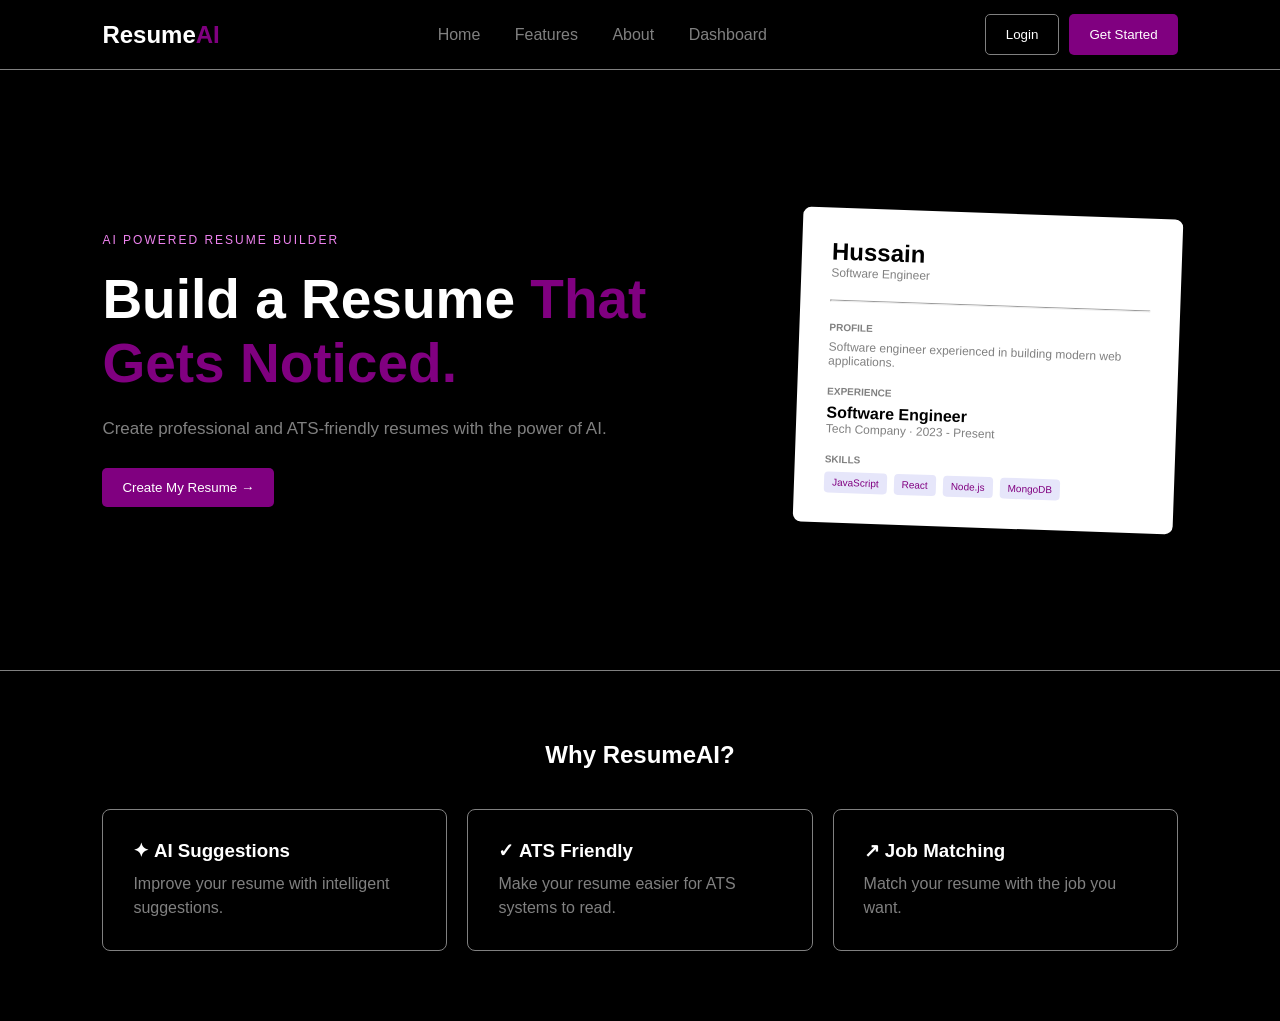
<file: Frontend/index.html>
<!DOCTYPE html>
<html lang="en">

<head>
    <meta charset="UTF-8">
    <meta name="viewport" content="width=device-width, initial-scale=1.0">
    <title>ResumeAI</title>
    <link rel="stylesheet" href="css/style.css">
</head>

<body>

    <nav>
        <h2>Resume<span>AI</span></h2>

        <div>
            <a href="index.html">Home</a>
            <a href="features.html">Features</a>
            <a href="about.html">About</a>
            <a href="dashboard.html">Dashboard</a>
        </div>

        <div class="nav-buttons">
            <button class="login" onclick="window.location.href='login.html'">Login</button>
            <button onclick="window.location.href='create.html'">Get Started</button>
        </div>
    </nav>

    <section class="hero">

        <div>
            <p>AI POWERED RESUME BUILDER</p>

            <h1>
                Build a Resume
                <span>That Gets Noticed.</span>
            </h1>

            <p class="text">
                Create professional and ATS-friendly resumes
                with the power of AI.
            </p>

            <button onclick="window.location.href='create.html'">Create My Resume →</button>
        </div>

        <div class="resume">

            <h2>Hussain</h2>
            <p>Software Engineer</p>

            <hr>

            <h4>PROFILE</h4>
            <p>Software engineer experienced in building modern web applications.</p>

            <h4>EXPERIENCE</h4>
            <b>Software Engineer</b>
            <p>Tech Company · 2023 - Present</p>

            <h4>SKILLS</h4>

            <div class="skills">
                <span>JavaScript</span>
                <span>React</span>
                <span>Node.js</span>
                <span>MongoDB</span>
            </div>

        </div>

    </section>

    <section class="features">

        <h2>Why ResumeAI?</h2>

        <div class="cards">

            <div>
                <h3>✦ AI Suggestions</h3>
                <p>Improve your resume with intelligent suggestions.</p>
            </div>

            <div>
                <h3>✓ ATS Friendly</h3>
                <p>Make your resume easier for ATS systems to read.</p>
            </div>

            <div>
                <h3>↗ Job Matching</h3>
                <p>Match your resume with the job you want.</p>
            </div>

        </div>

    </section>

</body>

</html>
</file>
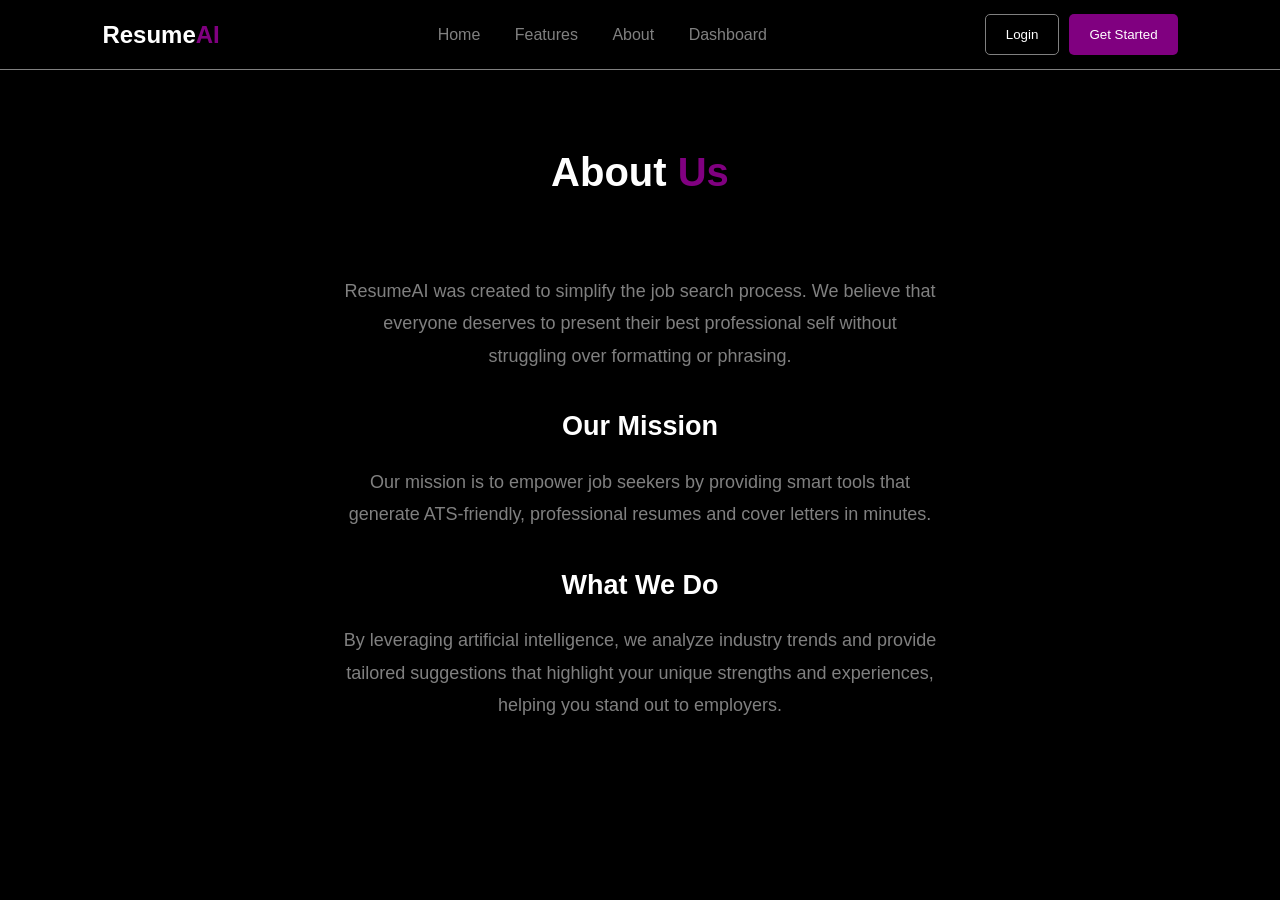
<file: Frontend/about.html>
<!DOCTYPE html>
<html lang="en">
<head>
    <meta charset="UTF-8">
    <meta name="viewport" content="width=device-width, initial-scale=1.0">
    <title>About Us - ResumeAI</title>
    <link rel="stylesheet" href="css/style.css">
    <style>
        .page-header {
            text-align: center;
            padding: 60px 8% 20px;
        }
        .page-header h1 {
            font-size: 40px;
        }
        .about-content {
            padding: 40px 8% 80px;
            max-width: 800px;
            margin: 0 auto;
            color: gray;
            line-height: 1.8;
            font-size: 18px;
            text-align: center;
        }
        .about-content h2 {
            color: white;
            margin-top: 30px;
            margin-bottom: 15px;
        }
    </style>
</head>
<body>
    <nav>
        <h2>Resume<span>AI</span></h2>
        <div>
            <a href="index.html">Home</a>
            <a href="features.html">Features</a>
            <a href="about.html">About</a>
            <a href="dashboard.html">Dashboard</a>
        </div>
        <div class="nav-buttons">
            <button class="login" onclick="window.location.href='login.html'">Login</button>
            <button onclick="window.location.href='create.html'">Get Started</button>
        </div>
    </nav>

    <div class="page-header">
        <h1>About <span>Us</span></h1>
    </div>

    <div class="about-content">
        <p>ResumeAI was created to simplify the job search process. We believe that everyone deserves to present their best professional self without struggling over formatting or phrasing.</p>
        <h2>Our Mission</h2>
        <p>Our mission is to empower job seekers by providing smart tools that generate ATS-friendly, professional resumes and cover letters in minutes.</p>
        <h2>What We Do</h2>
        <p>By leveraging artificial intelligence, we analyze industry trends and provide tailored suggestions that highlight your unique strengths and experiences, helping you stand out to employers.</p>
    </div>
</body>
</html>
</file>
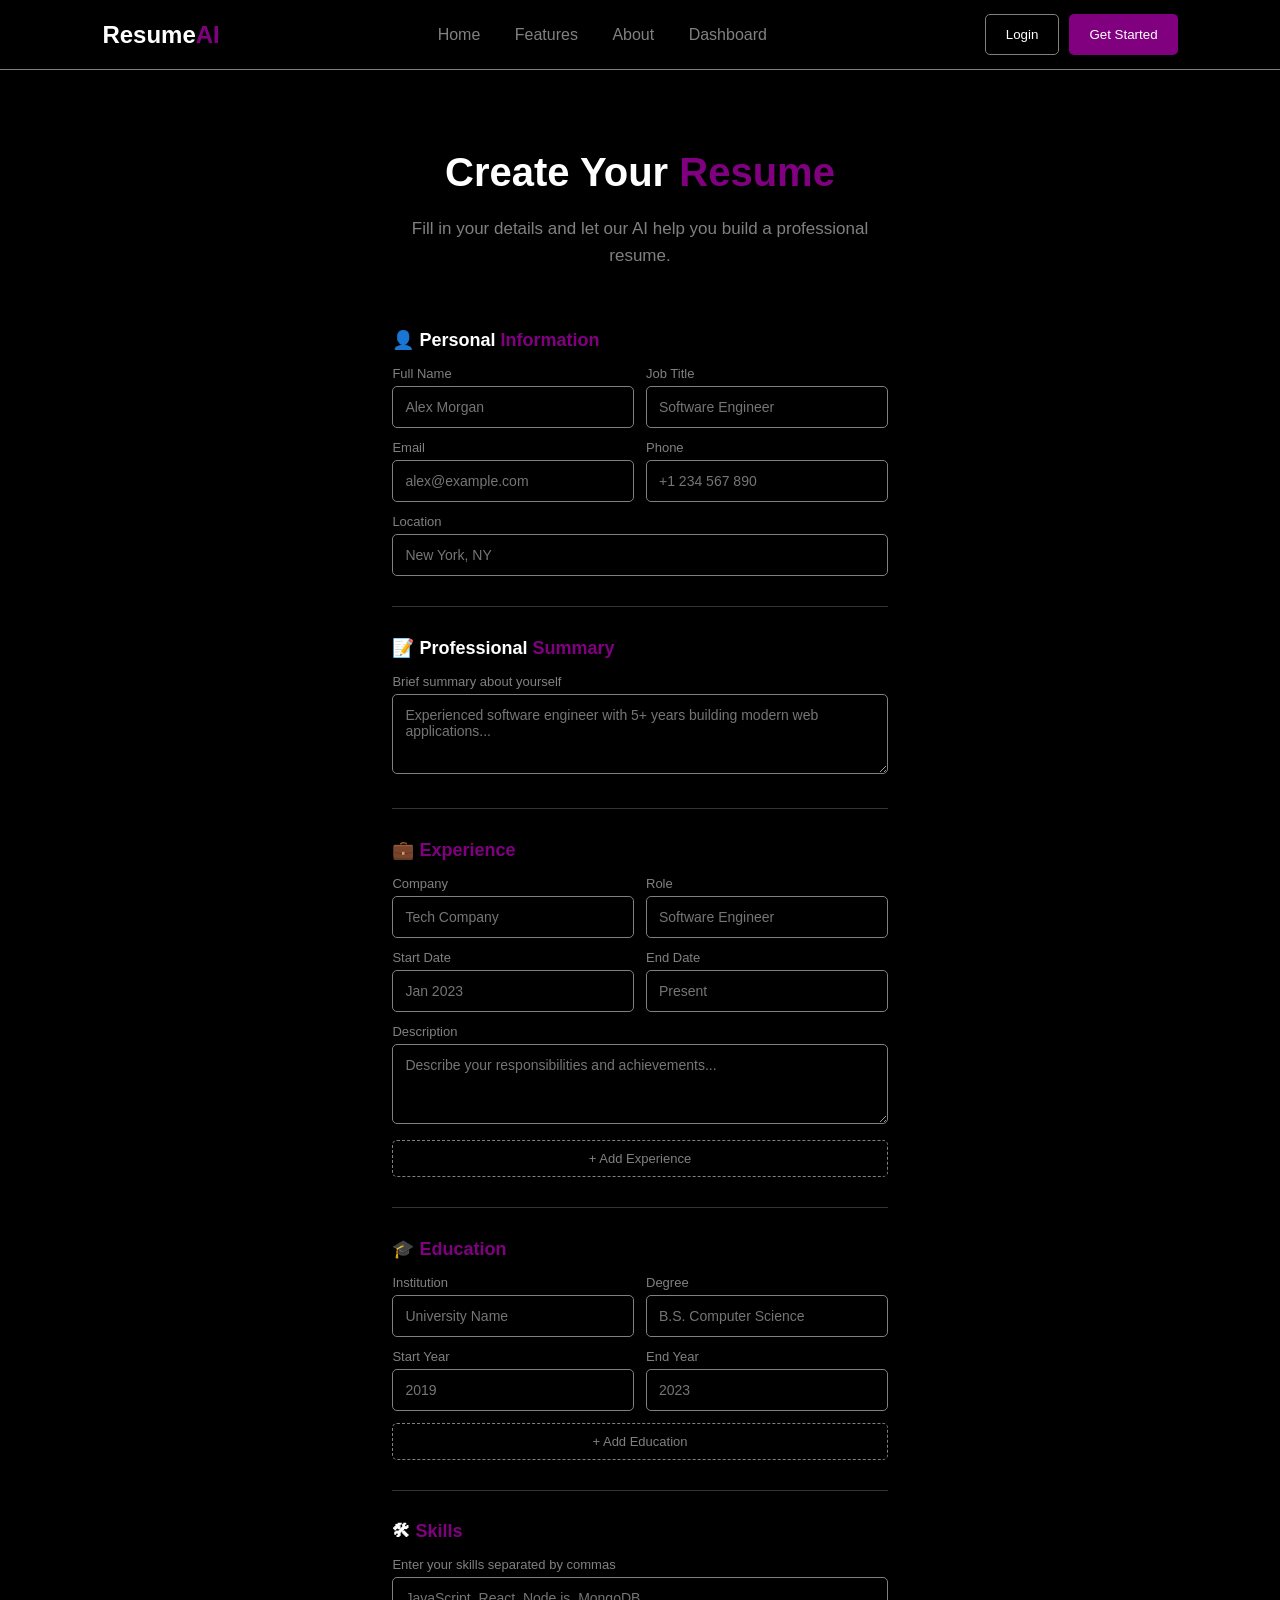
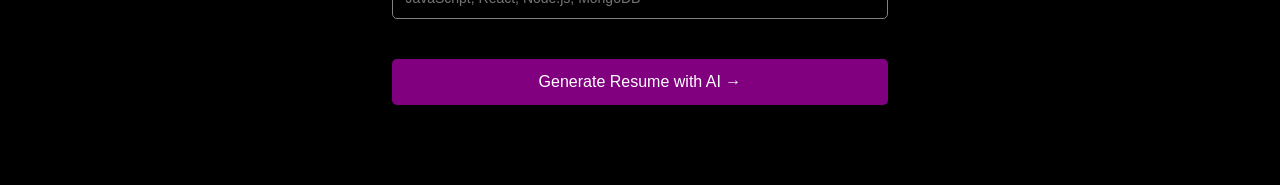
<file: Frontend/create.html>
<!DOCTYPE html>
<html lang="en">
<head>
    <meta charset="UTF-8">
    <meta name="viewport" content="width=device-width, initial-scale=1.0">
    <title>Create Resume - ResumeAI</title>
    <link rel="stylesheet" href="css/style.css">
    <style>
        .page-header {
            text-align: center;
            padding: 60px 8% 20px;
        }
        .page-header h1 {
            font-size: 40px;
        }
        .form-container {
            max-width: 700px;
            margin: 0 auto;
            padding: 40px 8% 80px;
        }
        .form-section {
            margin-bottom: 30px;
        }
        .form-section h3 {
            margin-bottom: 15px;
            font-size: 18px;
        }
        .form-section h3 span {
            color: purple;
        }
        .form-group {
            margin-bottom: 12px;
        }
        .form-group label {
            display: block;
            color: gray;
            font-size: 13px;
            margin-bottom: 5px;
        }
        .form-group input,
        .form-group textarea {
            width: 100%;
            padding: 12px;
            background: transparent;
            border: 1px solid gray;
            color: white;
            border-radius: 5px;
            font-family: Arial;
            font-size: 14px;
        }
        .form-group input:focus,
        .form-group textarea:focus {
            outline: none;
            border-color: purple;
        }
        .form-group textarea {
            min-height: 80px;
            resize: vertical;
        }
        .form-row {
            display: flex;
            gap: 12px;
        }
        .form-row .form-group {
            flex: 1;
        }
        .section-divider {
            border: none;
            border-top: 1px solid #333;
            margin: 30px 0;
        }
        .form-container > button {
            width: 100%;
            margin-top: 10px;
            font-size: 16px;
            padding: 14px;
        }
        .add-btn {
            background: transparent;
            border: 1px dashed gray;
            color: gray;
            width: 100%;
            padding: 10px;
            font-size: 13px;
        }
        .add-btn:hover {
            border-color: purple;
            color: purple;
            background: transparent;
        }
        @media (max-width: 600px) {
            .form-row {
                flex-direction: column;
                gap: 0;
            }
        }
    </style>
</head>
<body>
    <nav>
        <h2>Resume<span>AI</span></h2>
        <div>
            <a href="index.html">Home</a>
            <a href="features.html">Features</a>
            <a href="about.html">About</a>
            <a href="dashboard.html">Dashboard</a>
        </div>
        <div class="nav-buttons">
            <button class="login" onclick="window.location.href='login.html'">Login</button>
            <button onclick="window.location.href='create.html'">Get Started</button>
        </div>
    </nav>

    <div class="page-header">
        <h1>Create Your <span>Resume</span></h1>
        <p class="text" style="max-width: 500px; margin: 0 auto;">Fill in your details and let our AI help you build a professional resume.</p>
    </div>

    <div class="form-container">

        <div class="form-section">
            <h3>👤 Personal <span>Information</span></h3>
            <div class="form-row">
                <div class="form-group">
                    <label>Full Name</label>
                    <input type="text" id="fullName" placeholder="Alex Morgan">
                </div>
                <div class="form-group">
                    <label>Job Title</label>
                    <input type="text" id="jobTitle" placeholder="Software Engineer">
                </div>
            </div>
            <div class="form-row">
                <div class="form-group">
                    <label>Email</label>
                    <input type="email" id="email" placeholder="alex@example.com">
                </div>
                <div class="form-group">
                    <label>Phone</label>
                    <input type="tel" id="phone" placeholder="+1 234 567 890">
                </div>
            </div>
            <div class="form-group">
                <label>Location</label>
                <input type="text" id="location" placeholder="New York, NY">
            </div>
        </div>

        <hr class="section-divider">

        <div class="form-section">
            <h3>📝 Professional <span>Summary</span></h3>
            <div class="form-group">
                <label>Brief summary about yourself</label>
                <textarea id="summary" placeholder="Experienced software engineer with 5+ years building modern web applications..."></textarea>
            </div>
        </div>

        <hr class="section-divider">

        <div class="form-section">
            <h3>💼 <span>Experience</span></h3>
            <div id="experience-list">
                <div class="experience-entry">
                    <div class="form-row">
                        <div class="form-group">
                            <label>Company</label>
                            <input type="text" placeholder="Tech Company">
                        </div>
                        <div class="form-group">
                            <label>Role</label>
                            <input type="text" placeholder="Software Engineer">
                        </div>
                    </div>
                    <div class="form-row">
                        <div class="form-group">
                            <label>Start Date</label>
                            <input type="text" placeholder="Jan 2023">
                        </div>
                        <div class="form-group">
                            <label>End Date</label>
                            <input type="text" placeholder="Present">
                        </div>
                    </div>
                    <div class="form-group">
                        <label>Description</label>
                        <textarea placeholder="Describe your responsibilities and achievements..."></textarea>
                    </div>
                </div>
            </div>
            <button class="add-btn" onclick="addExperience()">+ Add Experience</button>
        </div>

        <hr class="section-divider">

        <div class="form-section">
            <h3>🎓 <span>Education</span></h3>
            <div id="education-list">
                <div class="education-entry">
                    <div class="form-row">
                        <div class="form-group">
                            <label>Institution</label>
                            <input type="text" placeholder="University Name">
                        </div>
                        <div class="form-group">
                            <label>Degree</label>
                            <input type="text" placeholder="B.S. Computer Science">
                        </div>
                    </div>
                    <div class="form-row">
                        <div class="form-group">
                            <label>Start Year</label>
                            <input type="text" placeholder="2019">
                        </div>
                        <div class="form-group">
                            <label>End Year</label>
                            <input type="text" placeholder="2023">
                        </div>
                    </div>
                </div>
            </div>
            <button class="add-btn" onclick="addEducation()">+ Add Education</button>
        </div>

        <hr class="section-divider">

        <div class="form-section">
            <h3>🛠 <span>Skills</span></h3>
            <div class="form-group">
                <label>Enter your skills separated by commas</label>
                <input type="text" id="skills" placeholder="JavaScript, React, Node.js, MongoDB">
            </div>
        </div>

        <button onclick="generateResume()">Generate Resume with AI →</button>
    </div>

    <script>
        function addExperience() {
            var html = '<div class="experience-entry" style="margin-top:15px;">' +
                '<div class="form-row"><div class="form-group"><label>Company</label><input type="text" placeholder="Tech Company"></div>' +
                '<div class="form-group"><label>Role</label><input type="text" placeholder="Software Engineer"></div></div>' +
                '<div class="form-row"><div class="form-group"><label>Start Date</label><input type="text" placeholder="Jan 2023"></div>' +
                '<div class="form-group"><label>End Date</label><input type="text" placeholder="Present"></div></div>' +
                '<div class="form-group"><label>Description</label><textarea placeholder="Describe your responsibilities and achievements..."></textarea></div></div>';
            document.getElementById('experience-list').insertAdjacentHTML('beforeend', html);
        }

        function addEducation() {
            var html = '<div class="education-entry" style="margin-top:15px;">' +
                '<div class="form-row"><div class="form-group"><label>Institution</label><input type="text" placeholder="University Name"></div>' +
                '<div class="form-group"><label>Degree</label><input type="text" placeholder="B.S. Computer Science"></div></div>' +
                '<div class="form-row"><div class="form-group"><label>Start Year</label><input type="text" placeholder="2019"></div>' +
                '<div class="form-group"><label>End Year</label><input type="text" placeholder="2023"></div></div></div>';
            document.getElementById('education-list').insertAdjacentHTML('beforeend', html);
        }

        function generateResume() {
            alert('Your resume is being generated with AI!');
        }
    </script>
</body>
</html>
</file>
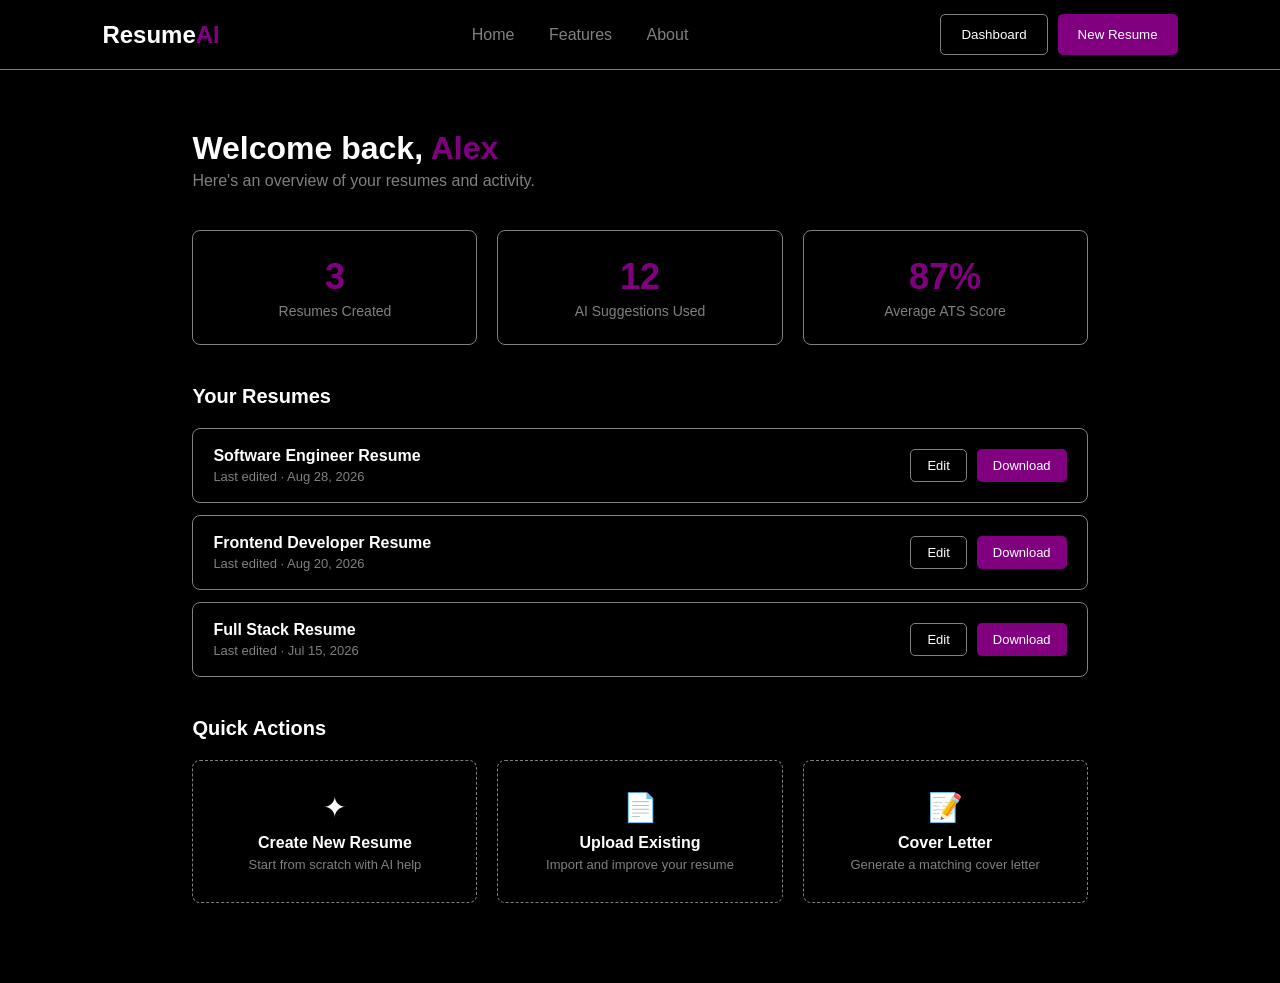
<file: Frontend/dashboard.html>
<!DOCTYPE html>
<html lang="en">
<head>
    <meta charset="UTF-8">
    <meta name="viewport" content="width=device-width, initial-scale=1.0">
    <title>Dashboard - ResumeAI</title>
    <link rel="stylesheet" href="css/style.css">
    <style>
        .dashboard {
            padding: 40px 8% 80px;
            max-width: 1100px;
            margin: 0 auto;
        }
        .welcome {
            margin-bottom: 40px;
        }
        .welcome h1 {
            font-size: 32px;
            margin-bottom: 5px;
        }
        .welcome p {
            color: gray;
        }
        .stats {
            display: flex;
            gap: 20px;
            margin-bottom: 40px;
        }
        .stat-card {
            flex: 1;
            padding: 25px;
            border: 1px solid gray;
            border-radius: 8px;
            text-align: center;
        }
        .stat-card:hover {
            border-color: purple;
        }
        .stat-card h2 {
            font-size: 36px;
            color: purple;
            margin-bottom: 5px;
        }
        .stat-card p {
            color: gray;
            font-size: 14px;
        }
        .section-title {
            font-size: 20px;
            margin-bottom: 20px;
        }
        .resume-list {
            margin-bottom: 40px;
        }
        .resume-item {
            display: flex;
            align-items: center;
            justify-content: space-between;
            padding: 18px 20px;
            border: 1px solid gray;
            border-radius: 8px;
            margin-bottom: 12px;
        }
        .resume-item:hover {
            border-color: purple;
        }
        .resume-item-info h4 {
            margin-bottom: 4px;
        }
        .resume-item-info p {
            color: gray;
            font-size: 13px;
        }
        .resume-item-actions {
            display: flex;
            gap: 10px;
        }
        .resume-item-actions button {
            padding: 8px 16px;
            font-size: 13px;
        }
        .btn-outline {
            background: transparent;
            border: 1px solid gray;
        }
        .btn-outline:hover {
            background: white;
            color: black;
        }
        .quick-actions {
            display: flex;
            gap: 20px;
        }
        .action-card {
            flex: 1;
            padding: 30px;
            border: 1px dashed gray;
            border-radius: 8px;
            text-align: center;
            cursor: pointer;
        }
        .action-card:hover {
            border-color: purple;
            border-style: solid;
        }
        .action-card .icon {
            font-size: 28px;
            margin-bottom: 10px;
        }
        .action-card h4 {
            margin-bottom: 5px;
        }
        .action-card p {
            color: gray;
            font-size: 13px;
        }
        @media (max-width: 800px) {
            .stats {
                flex-direction: column;
            }
            .resume-item {
                flex-direction: column;
                align-items: flex-start;
                gap: 12px;
            }
            .quick-actions {
                flex-direction: column;
            }
        }
    </style>
</head>
<body>
    <nav>
        <h2>Resume<span>AI</span></h2>
        <div>
            <a href="index.html">Home</a>
            <a href="features.html">Features</a>
            <a href="about.html">About</a>
        </div>
        <div class="nav-buttons">
            <button class="login" onclick="window.location.href='dashboard.html'">Dashboard</button>
            <button onclick="window.location.href='create.html'">New Resume</button>
        </div>
    </nav>

    <div class="dashboard">

        <div class="welcome">
            <h1>Welcome back, <span style="color:purple;">Alex</span></h1>
            <p>Here's an overview of your resumes and activity.</p>
        </div>

        <div class="stats">
            <div class="stat-card">
                <h2>3</h2>
                <p>Resumes Created</p>
            </div>
            <div class="stat-card">
                <h2>12</h2>
                <p>AI Suggestions Used</p>
            </div>
            <div class="stat-card">
                <h2>87%</h2>
                <p>Average ATS Score</p>
            </div>
        </div>

        <h3 class="section-title">Your Resumes</h3>

        <div class="resume-list">
            <div class="resume-item">
                <div class="resume-item-info">
                    <h4>Software Engineer Resume</h4>
                    <p>Last edited · Aug 28, 2026</p>
                </div>
                <div class="resume-item-actions">
                    <button class="btn-outline">Edit</button>
                    <button>Download</button>
                </div>
            </div>
            <div class="resume-item">
                <div class="resume-item-info">
                    <h4>Frontend Developer Resume</h4>
                    <p>Last edited · Aug 20, 2026</p>
                </div>
                <div class="resume-item-actions">
                    <button class="btn-outline">Edit</button>
                    <button>Download</button>
                </div>
            </div>
            <div class="resume-item">
                <div class="resume-item-info">
                    <h4>Full Stack Resume</h4>
                    <p>Last edited · Jul 15, 2026</p>
                </div>
                <div class="resume-item-actions">
                    <button class="btn-outline">Edit</button>
                    <button>Download</button>
                </div>
            </div>
        </div>

        <h3 class="section-title">Quick Actions</h3>

        <div class="quick-actions">
            <div class="action-card" onclick="window.location.href='create.html'">
                <div class="icon">✦</div>
                <h4>Create New Resume</h4>
                <p>Start from scratch with AI help</p>
            </div>
            <div class="action-card">
                <div class="icon">📄</div>
                <h4>Upload Existing</h4>
                <p>Import and improve your resume</p>
            </div>
            <div class="action-card">
                <div class="icon">📝</div>
                <h4>Cover Letter</h4>
                <p>Generate a matching cover letter</p>
            </div>
        </div>

    </div>
</body>
</html>
</file>
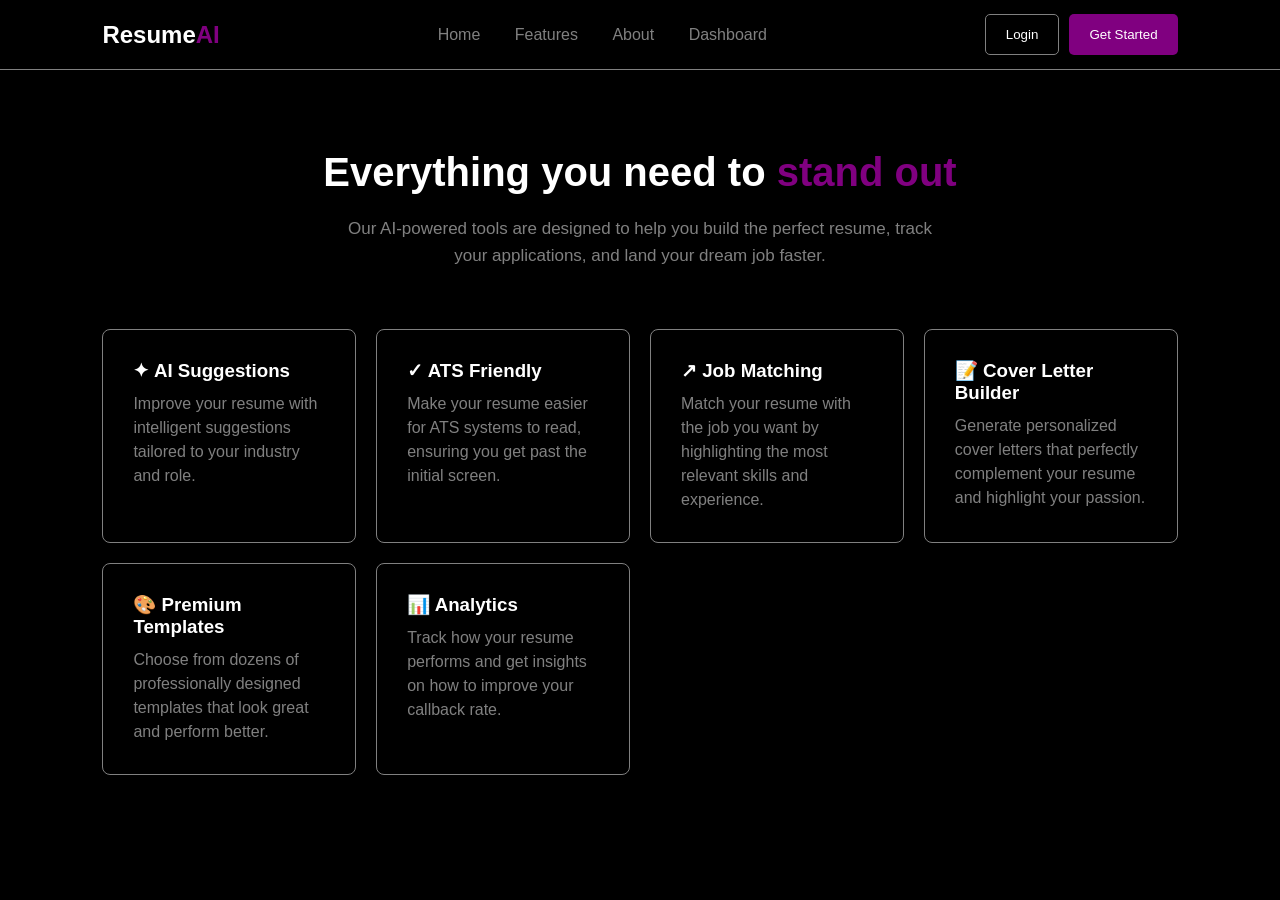
<file: Frontend/features.html>
<!DOCTYPE html>
<html lang="en">
<head>
    <meta charset="UTF-8">
    <meta name="viewport" content="width=device-width, initial-scale=1.0">
    <title>Features - ResumeAI</title>
    <link rel="stylesheet" href="css/style.css">
    <style>
        .page-header {
            text-align: center;
            padding: 60px 8% 20px;
        }
        .page-header h1 {
            font-size: 40px;
        }
        .features-grid {
            padding: 40px 8% 80px;
            display: grid;
            grid-template-columns: repeat(auto-fit, minmax(250px, 1fr));
            gap: 20px;
        }
    </style>
</head>
<body>
    <nav>
        <h2>Resume<span>AI</span></h2>
        <div>
            <a href="index.html">Home</a>
            <a href="features.html">Features</a>
            <a href="about.html">About</a>
            <a href="dashboard.html">Dashboard</a>
        </div>
        <div class="nav-buttons">
            <button class="login" onclick="window.location.href='login.html'">Login</button>
            <button onclick="window.location.href='create.html'">Get Started</button>
        </div>
    </nav>

    <div class="page-header">
        <h1>Everything you need to <span>stand out</span></h1>
        <p class="text" style="max-width: 600px; margin: 0 auto;">Our AI-powered tools are designed to help you build the perfect resume, track your applications, and land your dream job faster.</p>
    </div>

    <div class="features-grid cards">
        <div>
            <h3>✦ AI Suggestions</h3>
            <p>Improve your resume with intelligent suggestions tailored to your industry and role.</p>
        </div>
        <div>
            <h3>✓ ATS Friendly</h3>
            <p>Make your resume easier for ATS systems to read, ensuring you get past the initial screen.</p>
        </div>
        <div>
            <h3>↗ Job Matching</h3>
            <p>Match your resume with the job you want by highlighting the most relevant skills and experience.</p>
        </div>
        <div>
            <h3>📝 Cover Letter Builder</h3>
            <p>Generate personalized cover letters that perfectly complement your resume and highlight your passion.</p>
        </div>
        <div>
            <h3>🎨 Premium Templates</h3>
            <p>Choose from dozens of professionally designed templates that look great and perform better.</p>
        </div>
        <div>
            <h3>📊 Analytics</h3>
            <p>Track how your resume performs and get insights on how to improve your callback rate.</p>
        </div>
    </div>
</body>
</html>
</file>
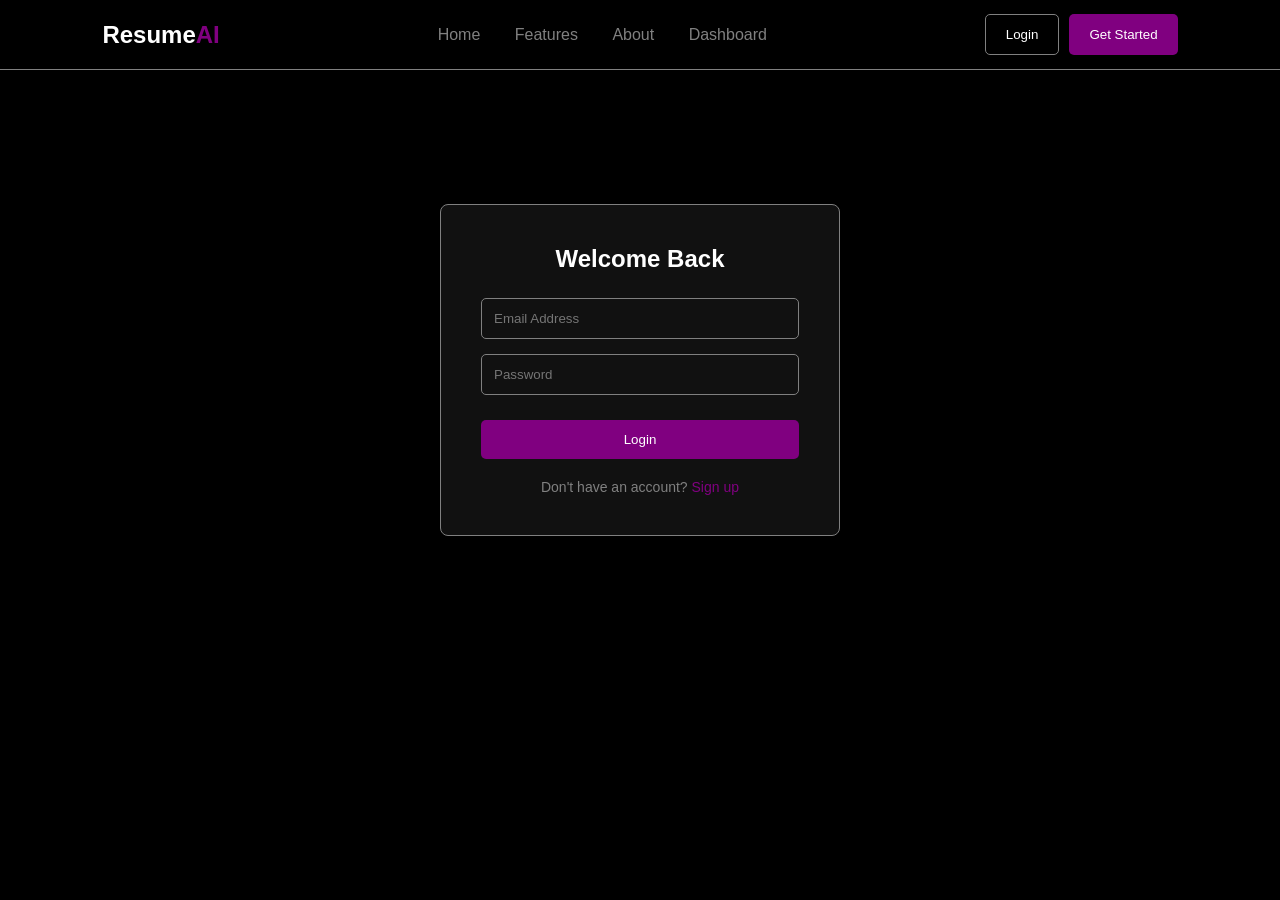
<file: Frontend/login.html>
<!DOCTYPE html>
<html lang="en">

<head>
    <meta charset="UTF-8">
    <meta name="viewport" content="width=device-width, initial-scale=1.0">
    <title>Login - ResumeAI</title>
    <link rel="stylesheet" href="css/style.css">
    <style>
        .login-container {
            min-height: 600px;
            display: flex;
            align-items: center;
            justify-content: center;
            padding: 80px 8%;
        }

        .login-box {
            background: #111;
            padding: 40px;
            border-radius: 8px;
            border: 1px solid gray;
            width: 100%;
            max-width: 400px;
            text-align: center;
        }

        .login-box h2 {
            margin-bottom: 25px;
        }

        .login-box input {
            width: 100%;
            padding: 12px;
            margin-bottom: 15px;
            background: transparent;
            border: 1px solid gray;
            color: white;
            border-radius: 5px;
        }

        .login-box input:focus {
            outline: none;
            border-color: purple;
        }

        .login-box button {
            width: 100%;
            margin-top: 10px;
        }

        .login-box p {
            margin-top: 20px;
            color: gray;
            font-size: 14px;
        }

        .login-box p a {
            color: purple;
            text-decoration: none;
        }
    </style>
</head>

<body>
    <nav>
        <h2>Resume<span>AI</span></h2>
        <div>
            <a href="index.html">Home</a>
            <a href="features.html">Features</a>
            <a href="about.html">About</a>
            <a href="dashboard.html">Dashboard</a>
        </div>
        <div class="nav-buttons">
            <button class="login" onclick="window.location.href='login.html'">Login</button>
            <button onclick="window.location.href='create.html'">Get Started</button>
        </div>
    </nav>

    <div class="login-container">
        <!--Login Feature-->
        <div class="login-box" id="login-form">
            <h2>Welcome Back</h2>
            <input type="email" placeholder="Email Address">
            <input type="password" placeholder="Password">
            <button>Login</button>
            <p>Don't have an account? <a href="#" onclick="toggle('signup')">Sign up</a></p>
        </div>

        <!--SignUp Feature-->
        <div class="login-box" id="signup-form" style="display: none;">
            <h2>Create Account</h2>
            <input type="text" placeholder="Full Name">
            <input type="email" placeholder="Email Address">
            <input type="password" placeholder="Password">
            <button>Sign Up</button>
            <p>Already have an account? <a href="#" onclick="toggle('login')">Login</a></p>
        </div>
    </div>

    <script>
        function toggle(val) {
            if (val === 'login') {
                document.getElementById('login-form').style.display = 'block';
                document.getElementById('signup-form').style.display = 'none';
            } else {
                document.getElementById('login-form').style.display = 'none';
                document.getElementById('signup-form').style.display = 'block';
            }
        }
    </script>
</body>

</html>
</file>
<file: Frontend/css/style.css>
* {
    margin: 0;
    padding: 0;
    box-sizing: border-box;
}

body {
    font-family: Arial;
    background: black;
    color: white;
}

nav {
    height: 70px;
    padding: 0 8%;
    display: flex;
    align-items: center;
    justify-content: space-between;
    border-bottom: 1px solid gray;
}

nav h2 span {
    color: purple;
}

nav a {
    color: gray;
    text-decoration: none;
    margin: 0 15px;
}

nav a:hover {
    color: white;
}

.nav-buttons {
    display: flex;
    gap: 10px;
}

.login {
    background: transparent;
    border: 1px solid gray;
}

.login:hover {
    background: white;
    color: black;
}

button {
    background: purple;
    color: white;
    border: none;
    padding: 12px 20px;
    border-radius: 5px;
}

button:hover {
    background: darkviolet;
}

.hero {
    min-height: 600px;
    padding: 80px 8%;
    display: flex;
    align-items: center;
    justify-content: space-between;
    gap: 70px;
}

.hero > div:first-child {
    max-width: 550px;
}

.hero p:first-child {
    color: violet;
    font-size: 12px;
    letter-spacing: 2px;
}

h1 {
    font-size: 55px;
    margin: 20px 0;
}

h1 span {
    color: purple;
}

.text {
    color: gray;
    font-size: 17px;
    line-height: 1.6;
    margin-bottom: 25px;
}

.resume {
    width: 380px;
    padding: 30px;
    background: white;
    color: black;
    border-radius: 8px;
    transform: rotate(2deg);
}

.resume p {
    color: gray;
    font-size: 12px;
}

.resume hr {
    margin: 20px 0;
}

.resume h4 {
    margin: 18px 0 7px;
    color: gray;
    font-size: 10px;
}

.skills {
    display: flex;
    gap: 7px;
    flex-wrap: wrap;
}

.skills span {
    background: lavender;
    color: purple;
    padding: 5px 8px;
    font-size: 10px;
    border-radius: 4px;
}

.features {
    padding: 70px 8%;
    text-align: center;
    border-top: 1px solid gray;
}

.features h2 {
    margin-bottom: 40px;
}

.cards {
    display: flex;
    gap: 20px;
}

.cards div {
    flex: 1;
    padding: 30px;
    border: 1px solid gray;
    border-radius: 8px;
    text-align: left;
}

.cards h3 {
    margin-bottom: 10px;
}

.cards p {
    color: gray;
    line-height: 1.5;
}

.cards div:hover {
    border-color: purple;
}

@media (max-width: 800px) {

    nav div {
        display: none;
    }

    .hero {
        flex-direction: column;
        text-align: center;
    }

    .resume {
        width: 90%;
    }

    .cards {
        flex-direction: column;
    }
}
</file>
